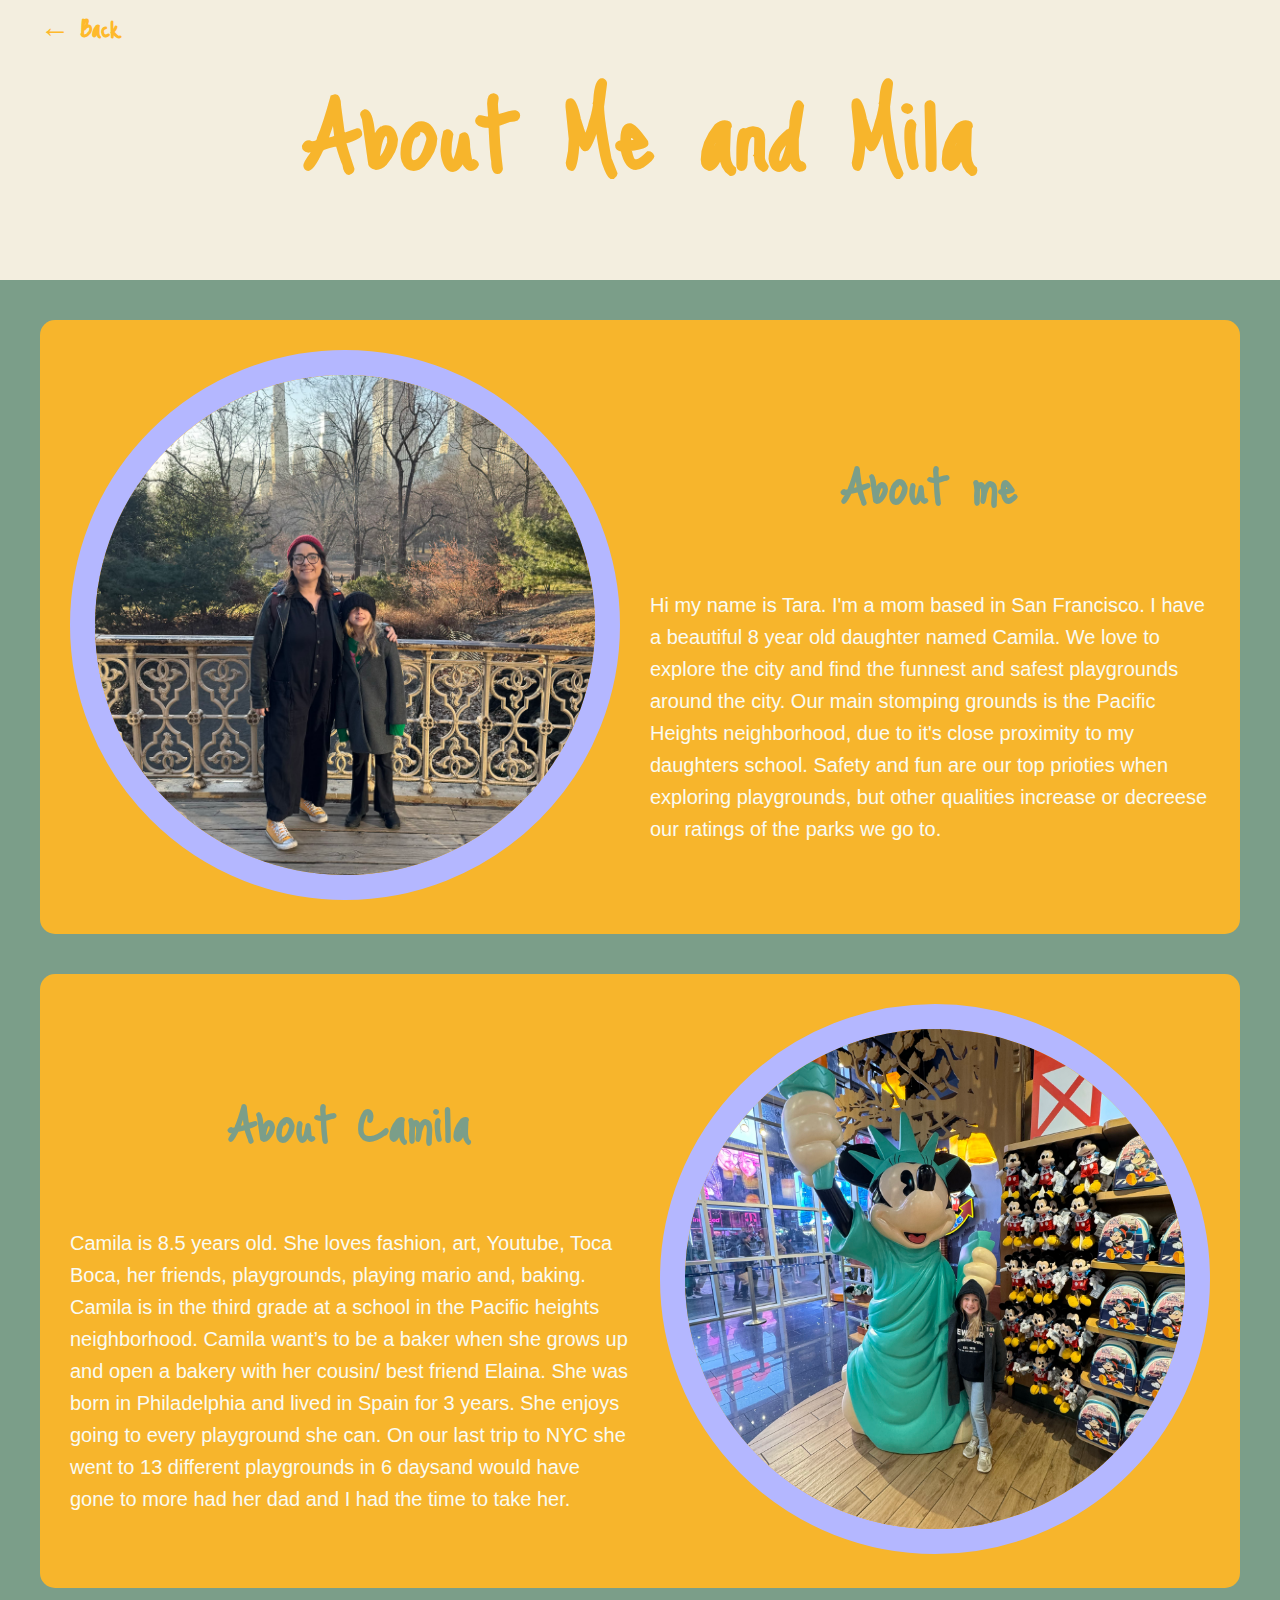
<file: aboutme/index.html>
<!doctype html>

<html lang="en">
  
<head>

    <link rel="preconnect" href="https://fonts.googleapis.com">
    <link rel="preconnect" href="https://fonts.gstatic.com" crossorigin>
    <link href="https://fonts.googleapis.com/css2?family=Just+Me+Again+Down+Here&display=swap" rel="stylesheet">

    <link rel="preconnect" href="https://fonts.googleapis.com">
    <link rel="preconnect" href="https://fonts.gstatic.com" crossorigin>
    <link href="https://fonts.googleapis.com/css2?family=Emblema+One&display=swap" rel="stylesheet">

    <link rel="preconnect" href="https://fonts.googleapis.com">
    <link rel="preconnect" href="https://fonts.gstatic.com" crossorigin>
    <link href="https://fonts.googleapis.com/css2?family=Bebas+Neue&family=Exo+2:ital,wght@0,100..900;1,100..900&display=swap" rel="stylesheet">
   
    <link rel="preconnect" href="https://fonts.googleapis.com">
    <link rel="preconnect" href="https://fonts.gstatic.com" crossorigin>
    <link href="https://fonts.googleapis.com/css2?family=Bebas+Neue&family=Exo+2:ital,wght@0,100..900;1,100..900&family=Lato:ital,wght@0,100;0,300;0,400;0,700;0,900;1,100;1,300;1,400;1,700;1,900&family=Pacifico&family=Raleway:ital,wght@0,100..900;1,100..900&display=swap" rel="stylesheet"> 
   
    
    <meta charset="UTF-8">
    
    <link rel="stylesheet" href="aboutme.css">

   
    
</head>

<body>
    <header>
      <a href="../index.html" class="back-float">← Back</a>
      <h1 class="about-title">About Me and Mila</h1>
    </header>
  
    <main class="about-container">
      
      <section class="about-section">
        <div class="about-image">
          <img src="img/aboutmepic.jpg" alt="Picture of you">
        </div>
        <div class="about-text">
          <h2>About me</h2>
                <p>Hi my name is Tara. I'm a mom based in San Francisco. I have a beautiful
                8 year old daughter named Camila. We love to explore the city and find the funnest and safest playgrounds around the city. Our main stomping grounds is the Pacific Heights neighborhood, due to it's close proximity to my daughters school. Safety and fun are our top prioties when exploring playgrounds, but other qualities increase or decreese our ratings of the parks we go to.  
                </p>
        </div>
      </section>
  
    
      <section class="about-section reverse">
        <div class="about-text">
          <h2>About Camila</h2>
          <p>Camila is 8.5 years old. She loves fashion, art, Youtube, Toca Boca, her friends, playgrounds, playing mario and, baking. Camila is in the third grade at a school in the Pacific heights neighborhood. Camila want’s to be a baker when she grows up and open a bakery with her cousin/ best friend Elaina. She was born in Philadelphia and lived in Spain for 3 years. She enjoys going to every playground she can. On our last trip to NYC she went to 13 different playgrounds in 6 daysand would have gone to more had her dad and I had the time to take her. </p>
        </div>
        <div class="about-image">
          <img src="img/Milaaboutme.jpg" alt="Picture of Camila">
        </div>
      </section>
    </main>
  </body>
</file>
<file: aboutme/aboutme.css>
body {
    margin: 0;
    padding: 0;
    font-family: Arial, sans-serif;
    background-color: #fafbf3;
    color: #4a4a4a;
    width: 100%;
    background-color: #7B9E89;
  }
  
  header {
    background-color: #f3eedf;
    
    margin: 0;
    text-align: center;
    height: 200px;
    margin-bottom: 40px;
    padding: 40px 20px 40px;
  }

  .back-float {
    position: absolute;
    top: 5px;
    left: 40px;
    font-family: 'Just Me Again Down Here', cursive;
    font-size: 30px;
    font-weight: bold;
    color: #FEB92B;
    text-decoration: none;
    z-index: 1000;
    transition: color 0.3s ease;
}

.back-float:hover {
    color: #fafbf3;
}
  
  .about-title {
    font-family: 'Just Me Again Down Here', cursive;
    color: #f7b52c;
    font-size: 120px;
    margin-top: 0px;
    margin-bottom: 150px;
    padding-bottom: 20px;
  }
  
  .about-container {
    max-width: 1200px;
    margin: 0 auto;
    padding: 0px;
  }
  
  .about-section {
    display: flex;
    align-items: center;
    background-color:#f7b52c ;
    border-radius: 15px;
    margin-bottom: 40px;
    padding: 30px;
    gap: 30px;
  }
  
  .about-section-reverse {

    display: flex;
    align-items: center;
    background-color: #b4b7ff;
    border-radius: 15px;
    margin-bottom: 40px;
    padding: 30px;
    gap: 30px;
  }
 
  .about-image img {
    width: 500px;
    height: 500px;
    object-fit: cover;
    border-radius: 50%;
    border: 25px solid #b4b7ff;
  }

  .about-image-camila img {
    width: 500px;
    height: 500px;
    object-fit: cover;
    border-radius: 50%;
    border: 25px solid #F3969E;
  }
  
  .about-text {
    flex: 1;
    color: #fafbf3;
  }
  
  .about-text h2 {
    font-family: 'Just Me Again Down Here', cursive;
    font-size: 60px;
    color: #7B9E89;
    margin-bottom: 60px; 
    text-align: center;

    
  }
  
  .about-text p {
    font-size: 20px;
    line-height: 1.6;
  }
</file>
